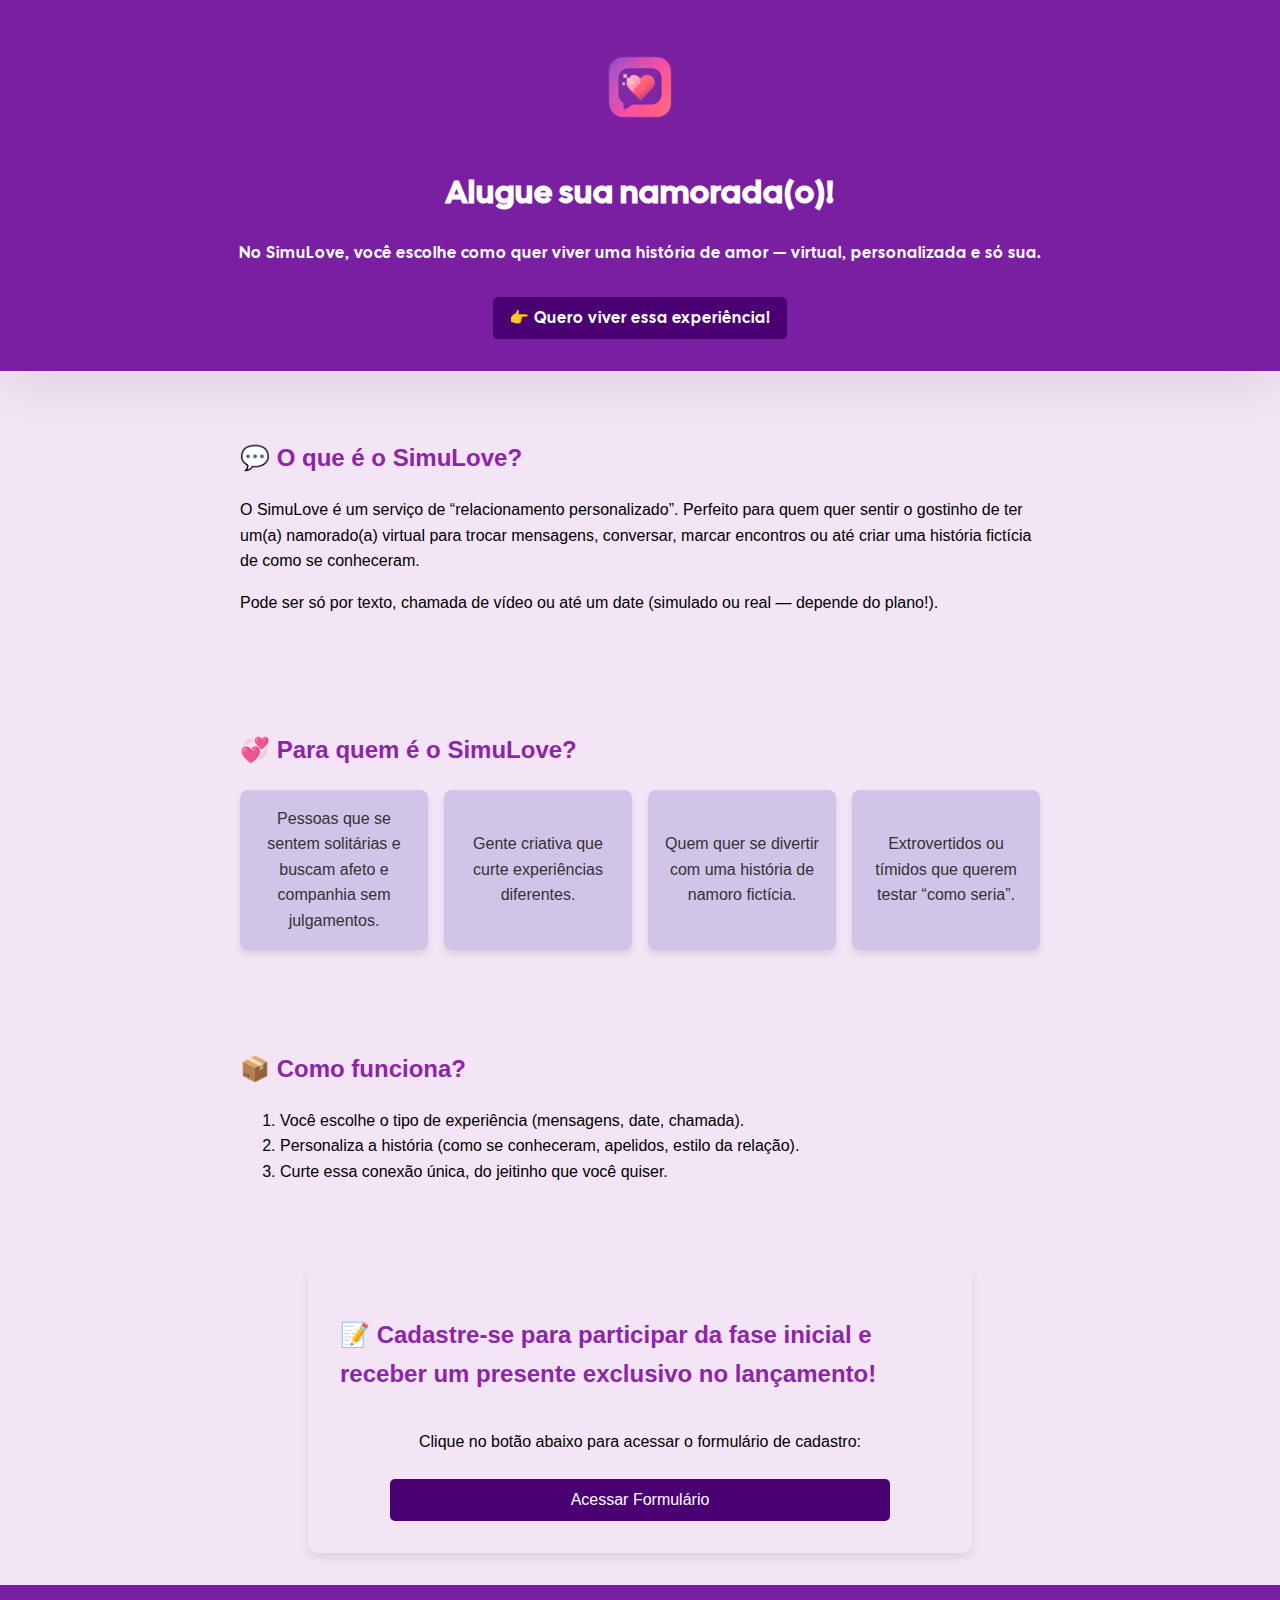
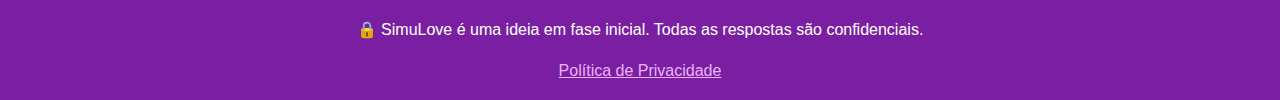
<file: index.html>
<!DOCTYPE html>
<html lang="pt-BR">
<head>
  <meta charset="UTF-8">
  <meta name="viewport" content="width=device-width, initial-scale=1.0">
  <title>SimuLove - Namoro Sob Medida</title>
  <link rel="shortcut icon" type="image/png" href="assets/LOGOSMIULOVE.png">
  <link rel="stylesheet" href="styles.css">
</head>
<body>
  
  <!-- TOPO -->
  <header class="hero">
    <img class="imge" href="#" src="assets/LOGOSMIULOVE.png" alt="SimuLove Logo">
    <h1>Alugue sua namorada(o)!</h1>
    <p>No SimuLove, você escolhe como quer viver uma história de amor — virtual, personalizada e só sua.</p>
    <a href="https://forms.gle/a7TtJxagvMoF4Gdz8" class="cta">👉 Quero viver essa experiência!</a>
  </header>

  <!-- O que é o SimuLove -->
  <section id="sobre">
    <h2>💬 O que é o SimuLove?</h2>
    <p>
      O SimuLove é um serviço de “relacionamento personalizado”. Perfeito para quem quer sentir o 
      gostinho de ter um(a) namorado(a) virtual para trocar mensagens, conversar, marcar encontros 
      ou até criar uma história fictícia de como se conheceram.
    </p>
    <p>
      Pode ser só por texto, chamada de vídeo ou até um date (simulado ou real — depende do plano!).
    </p>
  </section>

  <!-- Para quem é o SimuLove -->
  <section id="publico">
    <h2>💞 Para quem é o SimuLove?</h2>
    <div class="card-container">
      <div class="card">Pessoas que se sentem solitárias e buscam afeto e companhia sem julgamentos.</div>
      <div class="card">Gente criativa que curte experiências diferentes.</div>
      <div class="card">Quem quer se divertir com uma história de namoro fictícia.</div>
      <div class="card">Extrovertidos ou tímidos que querem testar “como seria”.</div>
    </div>
  </section>

  <!-- Como funciona -->
  <section id="como-funciona">
    <h2>📦 Como funciona?</h2>
    <ol>
      <li>Você escolhe o tipo de experiência (mensagens, date, chamada).</li>
      <li>Personaliza a história (como se conheceram, apelidos, estilo da relação).</li>
      <li>Curte essa conexão única, do jeitinho que você quiser.</li>
    </ol>
  </section>

  <!-- Formulário -->
  <section class="form">
    <h2>📝 Cadastre-se para participar da fase inicial e receber um presente exclusivo no lançamento!</h2>
    <p>
      Clique no botão abaixo para acessar o formulário de cadastro:
    </p>
    <button class="cta" onclick="window.location.href='https://forms.gle/a7TtJxagvMoF4Gdz8'">Acessar Formulário</button>
  </section>

  <!-- Rodapé -->
  <footer>
    <p>🔒 SimuLove é uma ideia em fase inicial. Todas as respostas são confidenciais.</p>
    <a class="policy" href="docs/PolticadePrivacidadeSimuLove.html">Política de Privacidade</a>
  </footer>
</body>
</html>
</file>
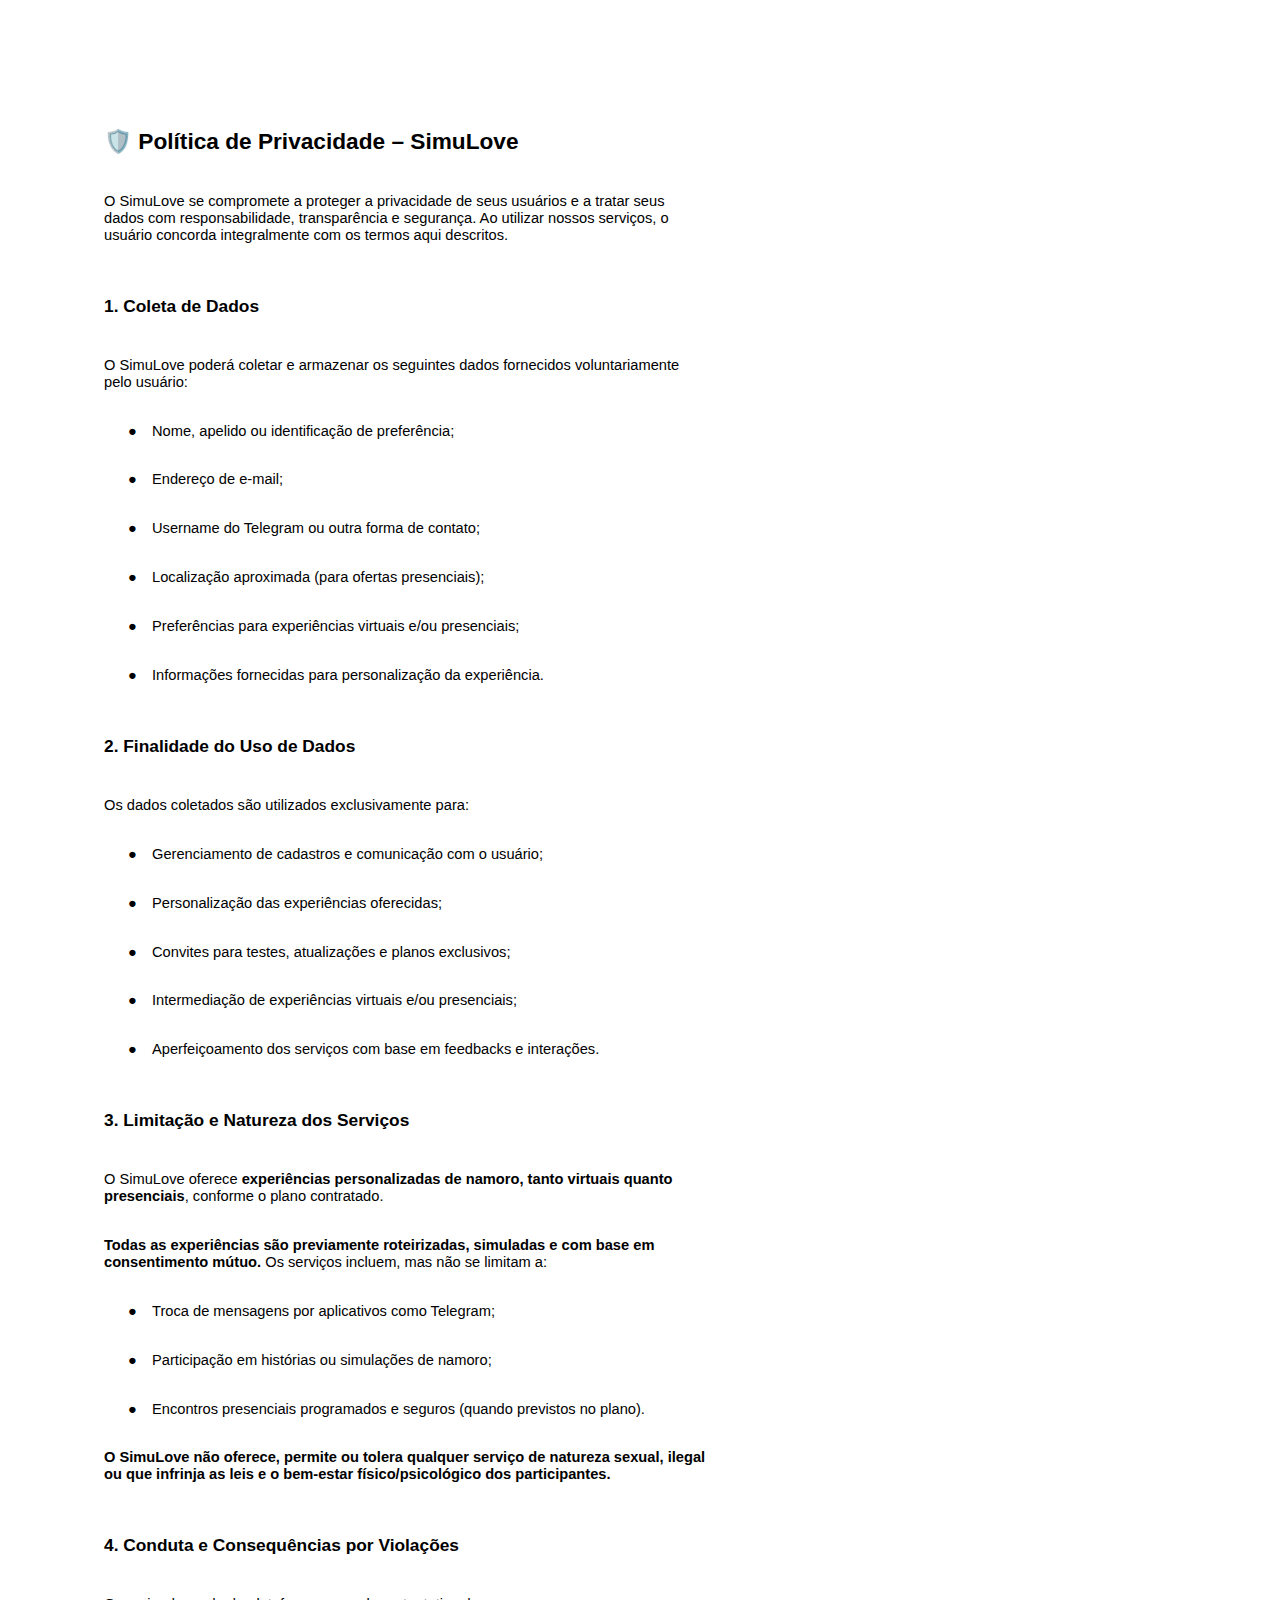
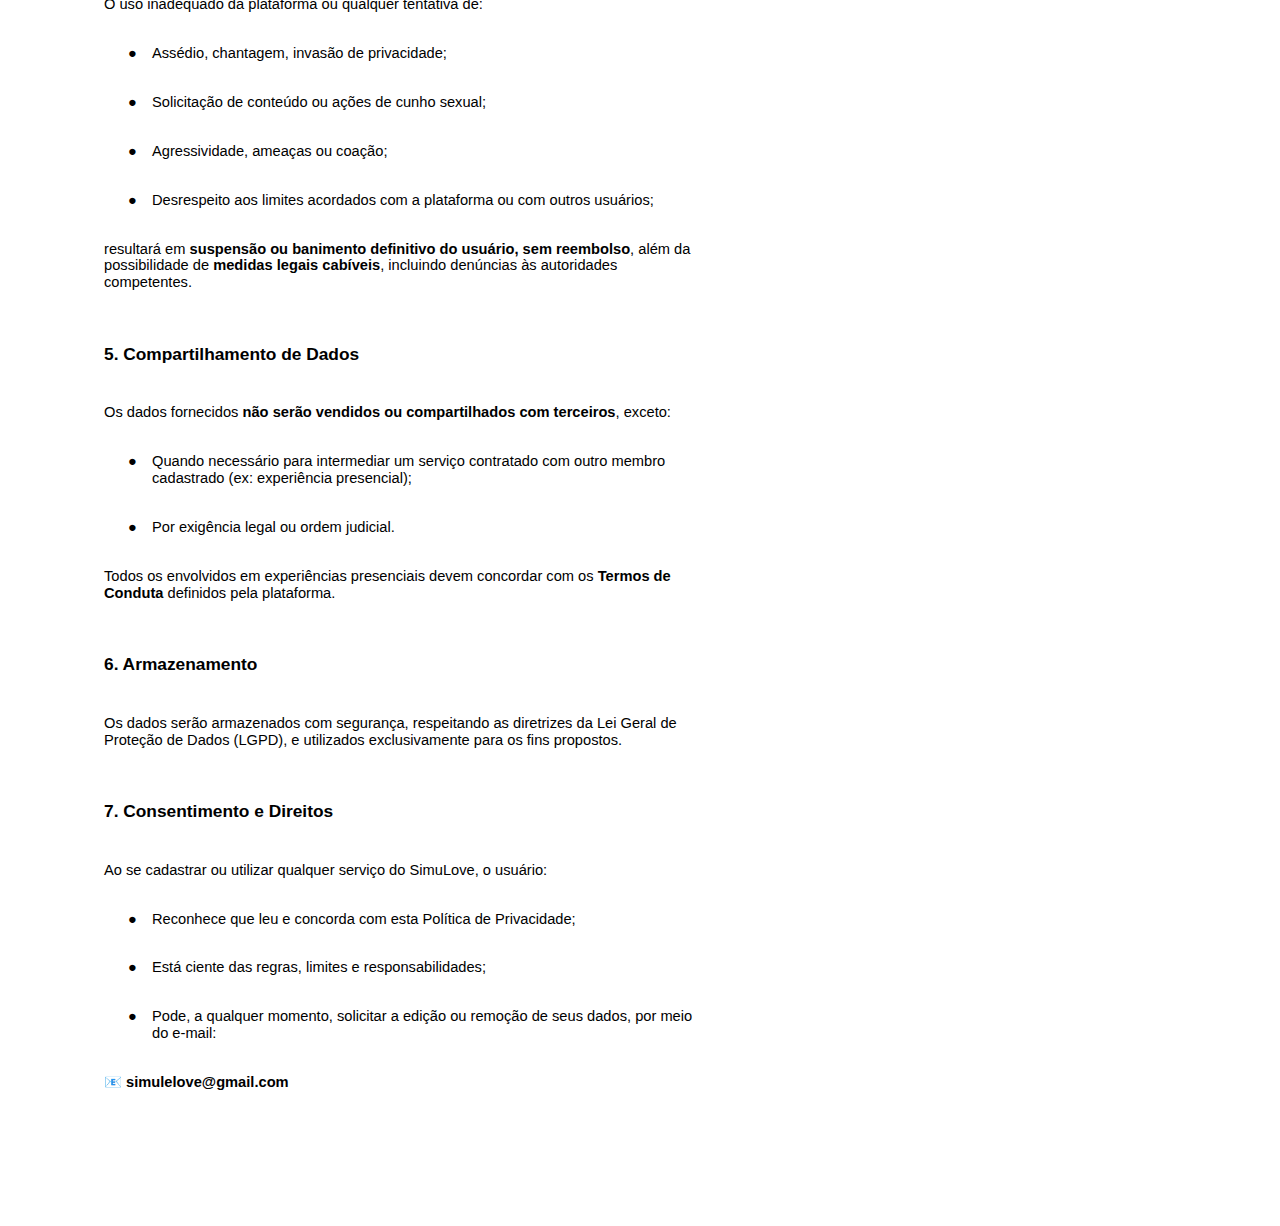
<file: docs/PolticadePrivacidadeSimuLove.html>
<html><head><meta content="text/html; charset=UTF-8" http-equiv="content-type"><style type="text/css">ul.lst-kix_upivig14lsut-6{list-style-type:none}ul.lst-kix_o374x59zfkrj-3{list-style-type:none}ul.lst-kix_upivig14lsut-7{list-style-type:none}ul.lst-kix_o374x59zfkrj-4{list-style-type:none}ul.lst-kix_upivig14lsut-8{list-style-type:none}ul.lst-kix_o374x59zfkrj-1{list-style-type:none}ul.lst-kix_o374x59zfkrj-2{list-style-type:none}ul.lst-kix_upivig14lsut-2{list-style-type:none}ul.lst-kix_8is6k27wztdh-8{list-style-type:none}ul.lst-kix_upivig14lsut-3{list-style-type:none}ul.lst-kix_o374x59zfkrj-0{list-style-type:none}ul.lst-kix_upivig14lsut-4{list-style-type:none}ul.lst-kix_upivig14lsut-5{list-style-type:none}.lst-kix_8is6k27wztdh-0>li:before{content:"\0025cf   "}.lst-kix_8is6k27wztdh-1>li:before{content:"\0025cb   "}ul.lst-kix_upivig14lsut-0{list-style-type:none}ul.lst-kix_upivig14lsut-1{list-style-type:none}.lst-kix_8is6k27wztdh-6>li:before{content:"\0025cf   "}.lst-kix_8is6k27wztdh-8>li:before{content:"\0025a0   "}.lst-kix_8is6k27wztdh-5>li:before{content:"\0025a0   "}.lst-kix_8is6k27wztdh-2>li:before{content:"\0025a0   "}.lst-kix_8is6k27wztdh-4>li:before{content:"\0025cb   "}.lst-kix_8is6k27wztdh-3>li:before{content:"\0025cf   "}.lst-kix_8is6k27wztdh-7>li:before{content:"\0025cb   "}ul.lst-kix_sdquxxch69gs-8{list-style-type:none}ul.lst-kix_sdquxxch69gs-7{list-style-type:none}ul.lst-kix_sdquxxch69gs-6{list-style-type:none}ul.lst-kix_sdquxxch69gs-5{list-style-type:none}ul.lst-kix_sdquxxch69gs-4{list-style-type:none}ul.lst-kix_sdquxxch69gs-3{list-style-type:none}ul.lst-kix_sdquxxch69gs-2{list-style-type:none}ul.lst-kix_sdquxxch69gs-1{list-style-type:none}ul.lst-kix_sdquxxch69gs-0{list-style-type:none}.lst-kix_o374x59zfkrj-3>li:before{content:"\0025cf   "}.lst-kix_o374x59zfkrj-4>li:before{content:"\0025cb   "}.lst-kix_o374x59zfkrj-1>li:before{content:"\0025cb   "}.lst-kix_o374x59zfkrj-2>li:before{content:"\0025a0   "}.lst-kix_o374x59zfkrj-5>li:before{content:"\0025a0   "}.lst-kix_o374x59zfkrj-6>li:before{content:"\0025cf   "}.lst-kix_o374x59zfkrj-0>li:before{content:"\0025cf   "}.lst-kix_o374x59zfkrj-7>li:before{content:"\0025cb   "}.lst-kix_o374x59zfkrj-8>li:before{content:"\0025a0   "}.lst-kix_sdquxxch69gs-6>li:before{content:"\0025cf   "}.lst-kix_sdquxxch69gs-4>li:before{content:"\0025cb   "}.lst-kix_sdquxxch69gs-5>li:before{content:"\0025a0   "}.lst-kix_sdquxxch69gs-3>li:before{content:"\0025cf   "}.lst-kix_sdquxxch69gs-0>li:before{content:"\0025cf   "}.lst-kix_sdquxxch69gs-1>li:before{content:"\0025cb   "}.lst-kix_sdquxxch69gs-2>li:before{content:"\0025a0   "}.lst-kix_y924x6ylstv3-0>li:before{content:"\0025cf   "}.lst-kix_y924x6ylstv3-1>li:before{content:"\0025cb   "}.lst-kix_y924x6ylstv3-3>li:before{content:"\0025cf   "}.lst-kix_y924x6ylstv3-2>li:before{content:"\0025a0   "}.lst-kix_y924x6ylstv3-5>li:before{content:"\0025a0   "}.lst-kix_y924x6ylstv3-4>li:before{content:"\0025cb   "}.lst-kix_y924x6ylstv3-6>li:before{content:"\0025cf   "}.lst-kix_y924x6ylstv3-7>li:before{content:"\0025cb   "}.lst-kix_y924x6ylstv3-8>li:before{content:"\0025a0   "}.lst-kix_upivig14lsut-1>li:before{content:"\0025cb   "}.lst-kix_upivig14lsut-0>li:before{content:"\0025cf   "}.lst-kix_upivig14lsut-2>li:before{content:"\0025a0   "}.lst-kix_upivig14lsut-3>li:before{content:"\0025cf   "}.lst-kix_upivig14lsut-5>li:before{content:"\0025a0   "}.lst-kix_upivig14lsut-4>li:before{content:"\0025cb   "}.lst-kix_upivig14lsut-6>li:before{content:"\0025cf   "}ul.lst-kix_y924x6ylstv3-8{list-style-type:none}.lst-kix_upivig14lsut-8>li:before{content:"\0025a0   "}.lst-kix_upivig14lsut-7>li:before{content:"\0025cb   "}ul.lst-kix_y924x6ylstv3-1{list-style-type:none}ul.lst-kix_y924x6ylstv3-0{list-style-type:none}ul.lst-kix_y924x6ylstv3-3{list-style-type:none}ul.lst-kix_y924x6ylstv3-2{list-style-type:none}ul.lst-kix_y924x6ylstv3-5{list-style-type:none}ul.lst-kix_y924x6ylstv3-4{list-style-type:none}ul.lst-kix_y924x6ylstv3-7{list-style-type:none}ul.lst-kix_y924x6ylstv3-6{list-style-type:none}.lst-kix_k82lhrb1z6ot-5>li:before{content:"\0025a0   "}.lst-kix_k82lhrb1z6ot-7>li:before{content:"\0025cb   "}.lst-kix_k82lhrb1z6ot-4>li:before{content:"\0025cb   "}.lst-kix_k82lhrb1z6ot-8>li:before{content:"\0025a0   "}li.li-bullet-0:before{margin-left:-18pt;white-space:nowrap;display:inline-block;min-width:18pt}.lst-kix_k82lhrb1z6ot-6>li:before{content:"\0025cf   "}ul.lst-kix_k82lhrb1z6ot-8{list-style-type:none}.lst-kix_sdquxxch69gs-7>li:before{content:"\0025cb   "}.lst-kix_k82lhrb1z6ot-0>li:before{content:"\0025cf   "}ul.lst-kix_8is6k27wztdh-4{list-style-type:none}ul.lst-kix_k82lhrb1z6ot-3{list-style-type:none}.lst-kix_sdquxxch69gs-8>li:before{content:"\0025a0   "}ul.lst-kix_8is6k27wztdh-5{list-style-type:none}ul.lst-kix_k82lhrb1z6ot-2{list-style-type:none}ul.lst-kix_8is6k27wztdh-6{list-style-type:none}ul.lst-kix_k82lhrb1z6ot-1{list-style-type:none}ul.lst-kix_8is6k27wztdh-7{list-style-type:none}ul.lst-kix_k82lhrb1z6ot-0{list-style-type:none}.lst-kix_k82lhrb1z6ot-1>li:before{content:"\0025cb   "}.lst-kix_k82lhrb1z6ot-3>li:before{content:"\0025cf   "}ul.lst-kix_8is6k27wztdh-0{list-style-type:none}ul.lst-kix_k82lhrb1z6ot-7{list-style-type:none}ul.lst-kix_o374x59zfkrj-7{list-style-type:none}ul.lst-kix_8is6k27wztdh-1{list-style-type:none}ul.lst-kix_k82lhrb1z6ot-6{list-style-type:none}ul.lst-kix_o374x59zfkrj-8{list-style-type:none}ul.lst-kix_8is6k27wztdh-2{list-style-type:none}ul.lst-kix_k82lhrb1z6ot-5{list-style-type:none}ul.lst-kix_o374x59zfkrj-5{list-style-type:none}ul.lst-kix_8is6k27wztdh-3{list-style-type:none}.lst-kix_k82lhrb1z6ot-2>li:before{content:"\0025a0   "}ul.lst-kix_k82lhrb1z6ot-4{list-style-type:none}ul.lst-kix_o374x59zfkrj-6{list-style-type:none}ol{margin:0;padding:0}table td,table th{padding:0}.c1{margin-left:36pt;padding-top:12pt;padding-left:0pt;padding-bottom:12pt;line-height:1.15;orphans:2;widows:2;text-align:left}.c8{color:#000000;font-weight:700;text-decoration:none;vertical-align:baseline;font-size:11pt;font-family:"Arial";font-style:normal}.c5{color:#000000;font-weight:400;text-decoration:none;vertical-align:baseline;font-size:11pt;font-family:"Arial";font-style:normal}.c2{color:#000000;font-weight:700;text-decoration:none;vertical-align:baseline;font-size:13pt;font-family:"Arial";font-style:normal}.c10{padding-top:0pt;padding-bottom:0pt;line-height:1.15;orphans:2;widows:2;text-align:left;height:11pt}.c3{padding-top:18pt;padding-bottom:4pt;line-height:1.15;orphans:2;widows:2;text-align:left}.c6{padding-top:12pt;padding-bottom:12pt;line-height:1.15;orphans:2;widows:2;text-align:left}.c11{color:#000000;text-decoration:none;vertical-align:baseline;font-size:17pt;font-family:"Arial";font-style:normal}.c0{padding-top:14pt;padding-bottom:4pt;line-height:1.15;orphans:2;widows:2;text-align:left}.c7{background-color:#ffffff;max-width:451.4pt;padding:72pt 72pt 72pt 72pt}.c4{padding:0;margin:0}.c9{font-weight:700}.title{padding-top:0pt;color:#000000;font-size:26pt;padding-bottom:3pt;font-family:"Arial";line-height:1.15;page-break-after:avoid;orphans:2;widows:2;text-align:left}.subtitle{padding-top:0pt;color:#666666;font-size:15pt;padding-bottom:16pt;font-family:"Arial";line-height:1.15;page-break-after:avoid;orphans:2;widows:2;text-align:left}li{color:#000000;font-size:11pt;font-family:"Arial"}p{margin:0;color:#000000;font-size:11pt;font-family:"Arial"}h1{padding-top:20pt;color:#000000;font-size:20pt;padding-bottom:6pt;font-family:"Arial";line-height:1.15;page-break-after:avoid;orphans:2;widows:2;text-align:left}h2{padding-top:18pt;color:#000000;font-size:16pt;padding-bottom:6pt;font-family:"Arial";line-height:1.15;page-break-after:avoid;orphans:2;widows:2;text-align:left}h3{padding-top:16pt;color:#434343;font-size:14pt;padding-bottom:4pt;font-family:"Arial";line-height:1.15;page-break-after:avoid;orphans:2;widows:2;text-align:left}h4{padding-top:14pt;color:#666666;font-size:12pt;padding-bottom:4pt;font-family:"Arial";line-height:1.15;page-break-after:avoid;orphans:2;widows:2;text-align:left}h5{padding-top:12pt;color:#666666;font-size:11pt;padding-bottom:4pt;font-family:"Arial";line-height:1.15;page-break-after:avoid;orphans:2;widows:2;text-align:left}h6{padding-top:12pt;color:#666666;font-size:11pt;padding-bottom:4pt;font-family:"Arial";line-height:1.15;page-break-after:avoid;font-style:italic;orphans:2;widows:2;text-align:left}</style></head><body class="c7 doc-content"><h2 class="c3" id="h.nme5rbw5cwqm"><span class="c9 c11">&#128737;&#65039; Pol&iacute;tica de Privacidade &ndash; SimuLove</span></h2><p class="c6"><span class="c5">O SimuLove se compromete a proteger a privacidade de seus usu&aacute;rios e a tratar seus dados com responsabilidade, transpar&ecirc;ncia e seguran&ccedil;a. Ao utilizar nossos servi&ccedil;os, o usu&aacute;rio concorda integralmente com os termos aqui descritos.</span></p><h3 class="c0" id="h.pe5jc0ix1570"><span class="c2">1. Coleta de Dados</span></h3><p class="c6"><span class="c5">O SimuLove poder&aacute; coletar e armazenar os seguintes dados fornecidos voluntariamente pelo usu&aacute;rio:</span></p><ul class="c4 lst-kix_sdquxxch69gs-0 start"><li class="c1 li-bullet-0"><span class="c5">Nome, apelido ou identifica&ccedil;&atilde;o de prefer&ecirc;ncia;<br></span></li><li class="c1 li-bullet-0"><span class="c5">Endere&ccedil;o de e-mail;<br></span></li><li class="c1 li-bullet-0"><span class="c5">Username do Telegram ou outra forma de contato;<br></span></li><li class="c1 li-bullet-0"><span class="c5">Localiza&ccedil;&atilde;o aproximada (para ofertas presenciais);<br></span></li><li class="c1 li-bullet-0"><span class="c5">Prefer&ecirc;ncias para experi&ecirc;ncias virtuais e/ou presenciais;<br></span></li><li class="c1 li-bullet-0"><span class="c5">Informa&ccedil;&otilde;es fornecidas para personaliza&ccedil;&atilde;o da experi&ecirc;ncia.<br></span></li></ul><h3 class="c0" id="h.3iy3v2t6e1vp"><span class="c2">2. Finalidade do Uso de Dados</span></h3><p class="c6"><span class="c5">Os dados coletados s&atilde;o utilizados exclusivamente para:</span></p><ul class="c4 lst-kix_y924x6ylstv3-0 start"><li class="c1 li-bullet-0"><span class="c5">Gerenciamento de cadastros e comunica&ccedil;&atilde;o com o usu&aacute;rio;<br></span></li><li class="c1 li-bullet-0"><span class="c5">Personaliza&ccedil;&atilde;o das experi&ecirc;ncias oferecidas;<br></span></li><li class="c1 li-bullet-0"><span class="c5">Convites para testes, atualiza&ccedil;&otilde;es e planos exclusivos;<br></span></li><li class="c1 li-bullet-0"><span class="c5">Intermedia&ccedil;&atilde;o de experi&ecirc;ncias virtuais e/ou presenciais;<br></span></li><li class="c1 li-bullet-0"><span class="c5">Aperfei&ccedil;oamento dos servi&ccedil;os com base em feedbacks e intera&ccedil;&otilde;es.<br></span></li></ul><h3 class="c0" id="h.87hq3gtej8pu"><span class="c2">3. Limita&ccedil;&atilde;o e Natureza dos Servi&ccedil;os</span></h3><p class="c6"><span>O SimuLove oferece </span><span class="c9">experi&ecirc;ncias personalizadas de namoro, tanto virtuais quanto presenciais</span><span class="c5">, conforme o plano contratado.</span></p><p class="c6"><span class="c9">Todas as experi&ecirc;ncias s&atilde;o previamente roteirizadas, simuladas e com base em consentimento m&uacute;tuo.</span><span class="c5">&nbsp;Os servi&ccedil;os incluem, mas n&atilde;o se limitam a:</span></p><ul class="c4 lst-kix_upivig14lsut-0 start"><li class="c1 li-bullet-0"><span class="c5">Troca de mensagens por aplicativos como Telegram;<br></span></li><li class="c1 li-bullet-0"><span class="c5">Participa&ccedil;&atilde;o em hist&oacute;rias ou simula&ccedil;&otilde;es de namoro;<br></span></li><li class="c1 li-bullet-0"><span class="c5">Encontros presenciais programados e seguros (quando previstos no plano).<br></span></li></ul><p class="c6"><span class="c8">O SimuLove n&atilde;o oferece, permite ou tolera qualquer servi&ccedil;o de natureza sexual, ilegal ou que infrinja as leis e o bem-estar f&iacute;sico/psicol&oacute;gico dos participantes.</span></p><h3 class="c0" id="h.4ehy3o9cb0v8"><span class="c2">4. Conduta e Consequ&ecirc;ncias por Viola&ccedil;&otilde;es</span></h3><p class="c6"><span class="c5">O uso inadequado da plataforma ou qualquer tentativa de:</span></p><ul class="c4 lst-kix_8is6k27wztdh-0 start"><li class="c1 li-bullet-0"><span class="c5">Ass&eacute;dio, chantagem, invas&atilde;o de privacidade;<br></span></li><li class="c1 li-bullet-0"><span class="c5">Solicita&ccedil;&atilde;o de conte&uacute;do ou a&ccedil;&otilde;es de cunho sexual;<br></span></li><li class="c1 li-bullet-0"><span class="c5">Agressividade, amea&ccedil;as ou coa&ccedil;&atilde;o;<br></span></li><li class="c1 li-bullet-0"><span class="c5">Desrespeito aos limites acordados com a plataforma ou com outros usu&aacute;rios;<br></span></li></ul><p class="c6"><span>resultar&aacute; em </span><span class="c9">suspens&atilde;o ou banimento definitivo do usu&aacute;rio, sem reembolso</span><span>, al&eacute;m da possibilidade de </span><span class="c9">medidas legais cab&iacute;veis</span><span class="c5">, incluindo den&uacute;ncias &agrave;s autoridades competentes.</span></p><h3 class="c0" id="h.h16n2irp9wwa"><span class="c2">5. Compartilhamento de Dados</span></h3><p class="c6"><span>Os dados fornecidos </span><span class="c9">n&atilde;o ser&atilde;o vendidos ou compartilhados com terceiros</span><span class="c5">, exceto:</span></p><ul class="c4 lst-kix_k82lhrb1z6ot-0 start"><li class="c1 li-bullet-0"><span class="c5">Quando necess&aacute;rio para intermediar um servi&ccedil;o contratado com outro membro cadastrado (ex: experi&ecirc;ncia presencial);<br></span></li><li class="c1 li-bullet-0"><span class="c5">Por exig&ecirc;ncia legal ou ordem judicial.<br></span></li></ul><p class="c6"><span>Todos os envolvidos em experi&ecirc;ncias presenciais devem concordar com os </span><span class="c9">Termos de Conduta</span><span class="c5">&nbsp;definidos pela plataforma.</span></p><h3 class="c0" id="h.s81kdlwf90ou"><span class="c2">6. Armazenamento</span></h3><p class="c6"><span class="c5">Os dados ser&atilde;o armazenados com seguran&ccedil;a, respeitando as diretrizes da Lei Geral de Prote&ccedil;&atilde;o de Dados (LGPD), e utilizados exclusivamente para os fins propostos.</span></p><h3 class="c0" id="h.4teswqpxifxm"><span class="c2">7. Consentimento e Direitos</span></h3><p class="c6"><span class="c5">Ao se cadastrar ou utilizar qualquer servi&ccedil;o do SimuLove, o usu&aacute;rio:</span></p><ul class="c4 lst-kix_o374x59zfkrj-0 start"><li class="c1 li-bullet-0"><span class="c5">Reconhece que leu e concorda com esta Pol&iacute;tica de Privacidade;<br></span></li><li class="c1 li-bullet-0"><span class="c5">Est&aacute; ciente das regras, limites e responsabilidades;<br></span></li><li class="c1 li-bullet-0"><span class="c5">Pode, a qualquer momento, solicitar a edi&ccedil;&atilde;o ou remo&ccedil;&atilde;o de seus dados, por meio do e-mail:<br></span></li></ul><p class="c6"><span>&#128231; </span><span class="c8">simulelove@gmail.com</span></p><p class="c10"><span class="c5"></span></p></body></html>
</file>
<file: styles.css>
@import url('https://fonts.googleapis.com/css2?family=Cal+Sans&display=swap');

body {
  font-family: Arial, sans-serif;
  margin: 0;
  padding: 0;
  line-height: 1.6;
  background-color: #f3e5f5; 
}

header.hero {
  background-color: #7b1fa2; 
  font-family: "Cal Sans", sans-serif;
  letter-spacing: 1px;
  color: #ffffff;
  text-align: center;
  padding: 2rem;
  box-shadow: 0 10px 60px rgba(0, 0, 0, 0.1);
}

header.hero .imge {
  height: 100px;
  width: 100px;
  margin-top: 5px;
  margin-bottom: 1px;
}

header.hero .cta {
  display: inline-block;
  margin-top: 1rem;
  padding: 0.5rem 1rem;
  transition: background-color 0.3s ease, transform 0.2s ease;
  background-color: #4a0072; 
  color: white;
  text-decoration: none;
  border-radius: 5px;
  animation: shake 0.8s infinite;
}

header.hero .cta:hover {
  background-color: #b952f9; 
}

@keyframes shake {
      0% { transform: rotate(0deg); }
      25%  { transform: rotate(2deg); }
      50%  { transform: rotate(0deg); }
      75%  { transform: rotate(-2deg); }
      100% { transform: rotate(0deg); }
}


section {
  padding: 2rem;
  margin: 1rem auto;
  max-width: 800px;
}

section h2 {
  color: #8e24aa; 
}

.form {
  display: flex;
  flex-direction: column;
  align-items: center; 
  background-color: #f3e5f5; 
  padding: 2rem;
  border-radius: 10px;
  box-shadow: 0 4px 10px rgba(0, 0, 0, 0.1); 
  max-width: 600px;
  margin: 2rem auto; 
}

.form label {
  margin-top: 1rem;
  font-weight: bold;
  color: #7b1fa2; 
}

.form input, 
.form select, 
.form button {
  margin-top: 0.5rem;
  padding: 0.75rem;
  font-size: 1rem;
  border: 1px solid #7b1fa2;
  border-radius: 5px;
  width: 100%; 
  max-width: 500px; 
  box-sizing: border-box;
}

.form input:focus, 
.form select:focus {
  outline: none;
  border-color: #4a0072; 
  box-shadow: 0 0 5px rgba(74, 0, 114, 0.5); 
}

.form .cta {
  background-color: #4a0072; 
  color: white;
  border: none;
  border-radius: 5px;
  cursor: pointer;
  transition: background-color 0.3s ease, transform 0.2s ease;
}

.form .cta:hover {
  background-color: #6a1b9a;
  transform: scale(1.05); 
}

.card-container {
  display: flex;
  flex-direction: row;
  gap: 1rem;
  justify-content: center;
  margin-top: 1rem;
}

.card {
  background-color: #d1c4e9; 
  color: #333;
  padding: 1rem;
  border-radius: 8px;
  box-shadow: 0 4px 6px rgba(0, 0, 0, 0.1);
  transition: transform 0.3s ease, box-shadow 0.3s ease;
  width: 250px;
  text-align: center;
  cursor: pointer;
  display: flex;
  flex-direction: column; 
  justify-content: center;
}


.card:hover {
  transform: scale(1.1);
  box-shadow: 0 6px 10px rgba(0, 0, 0, 0.2);
}

footer {
  text-align: center;
  padding: 1rem;
  background-color: #7b1fa2; 
  color: #ffffff;
}

footer .policy {
  color: #eab3f8;
}

@media (max-width: 720px) {

  #sobre {
    text-align: justify;
  }

  section {
    padding: 1rem;
  }

  .card-container {
    flex-direction: column; 
    align-items: center;
  }

  .card {
    width: 90%; 
  }
}

@media (min-width: 769px) {
  .card-container {
    justify-content: space-between;
  }
}
</file>
